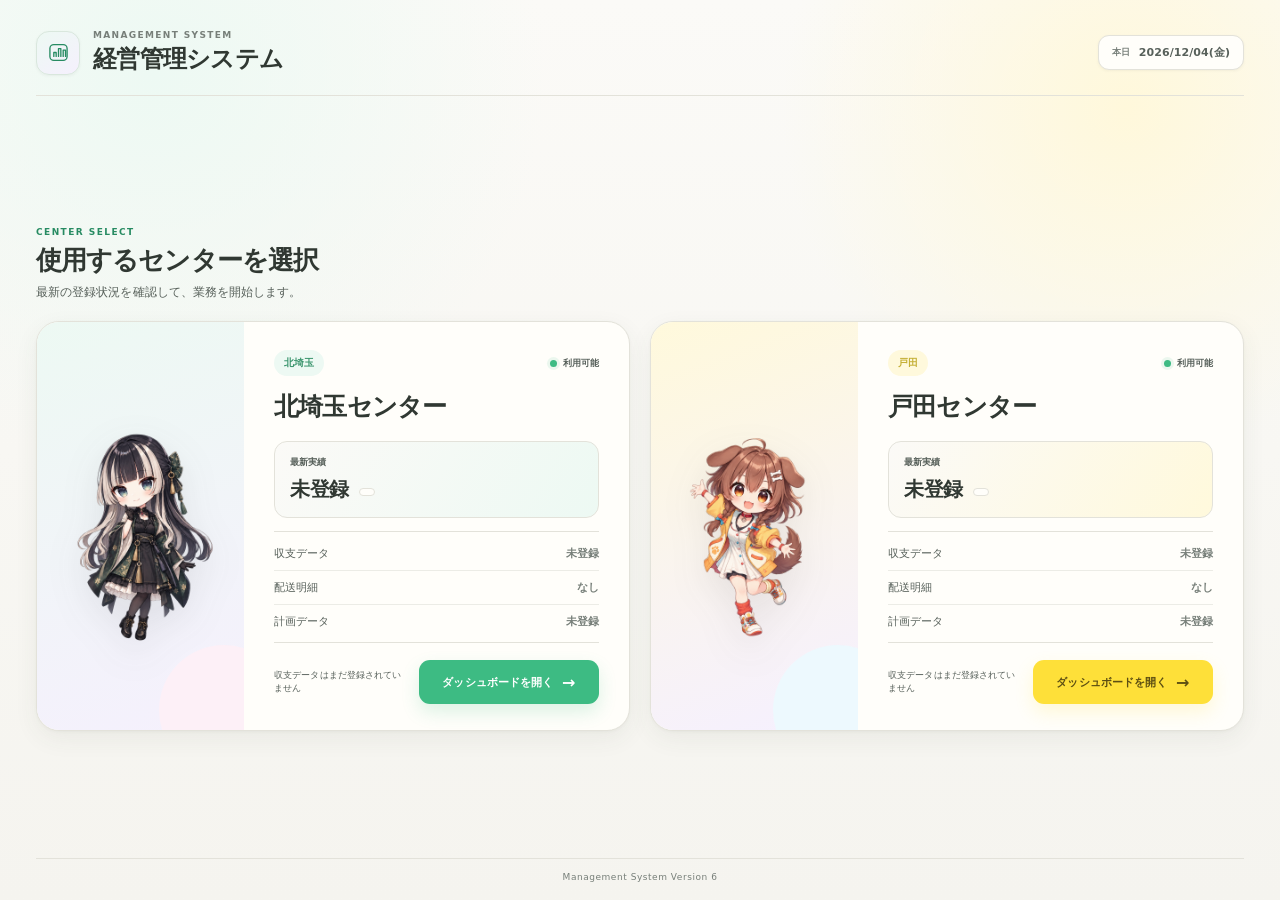
<file: index.html>
<!DOCTYPE html>
<html lang="ja">
<head>
<meta charset="UTF-8">
<meta name="viewport" content="width=device-width,initial-scale=1">
<title>経営管理システム｜センター選択</title>
<link rel="stylesheet" href="assets/css/landing.css">
<link rel="icon" href="data:image/svg+xml,%3Csvg xmlns='http://www.w3.org/2000/svg' viewBox='0 0 64 64'%3E%3Crect width='64' height='64' rx='18' fill='%237cab55'/%3E%3Cpath d='M18 18h28v28H18z' fill='none' stroke='white' stroke-width='4'/%3E%3Cpath d='M23 39V31h5v8m4 0V25h5v14m4 0V28h5v11' stroke='white' stroke-width='4'/%3E%3C/svg%3E">
</head>
<body>
<main class="landing-main">
  <header class="landing-header">
    <div class="brand-line">
      <div class="brand-mark" aria-hidden="true">
        <svg viewBox="0 0 32 32"><rect x="5" y="6" width="22" height="20" rx="5"/><path d="M10 21v-5h3v5m3 0V11h3v10m3 0v-8h3v8"/></svg>
      </div>
      <div>
        <div class="brand-kicker">MANAGEMENT SYSTEM</div>
        <h1>経営管理システム</h1>
      </div>
    </div>
    <div class="header-date" aria-label="本日の日付"><span>本日</span><strong id="today-label">----</strong></div>
  </header>

  <section class="selection-area" aria-labelledby="center-select-title">
    <div class="section-heading">
      <span class="section-kicker">CENTER SELECT</span>
      <h2 id="center-select-title">使用するセンターを選択</h2>
      <p>最新の登録状況を確認して、業務を開始します。</p>
    </div>

    <div class="center-grid">
      <a class="center-card center-card--kitasaitama" href="center.html?c=kitasaitama" aria-label="北埼玉センターを開く" data-center="kitasaitama">
        <div class="character-stage" aria-hidden="true">
          <img class="center-character" src="assets/images/centers/center-kitasaitama-character.webp" alt="" loading="eager" decoding="async">
        </div>
        <div class="center-content">
          <div class="center-title-row"><span class="center-tag">北埼玉</span><span class="center-ready"><i></i>利用可能</span></div>
          <h3>北埼玉センター</h3>
          <div class="latest-block">
            <span class="info-label">最新実績</span>
            <strong class="latest-period" data-role="latest-period">確認中</strong>
            <span class="latest-kind" data-role="latest-kind"></span>
          </div>
          <div class="data-status" aria-label="データ登録状況">
            <div><span>収支データ</span><b data-role="pl-status">確認中</b></div>
            <div><span>配送明細</span><b data-role="delivery-status">確認中</b></div>
            <div><span>計画データ</span><b data-role="plan-status">確認中</b></div>
          </div>
          <div class="card-bottom"><span class="updated" data-role="updated">登録状況を確認しています</span><span class="center-action">ダッシュボードを開く <b>→</b></span></div>
        </div>
      </a>

      <a class="center-card center-card--toda" href="center.html?c=toda" aria-label="戸田センターを開く" data-center="toda">
        <div class="character-stage" aria-hidden="true">
          <img class="center-character" src="assets/images/centers/center-toda-character.webp" alt="" loading="eager" decoding="async">
        </div>
        <div class="center-content">
          <div class="center-title-row"><span class="center-tag">戸田</span><span class="center-ready"><i></i>利用可能</span></div>
          <h3>戸田センター</h3>
          <div class="latest-block">
            <span class="info-label">最新実績</span>
            <strong class="latest-period" data-role="latest-period">確認中</strong>
            <span class="latest-kind" data-role="latest-kind"></span>
          </div>
          <div class="data-status" aria-label="データ登録状況">
            <div><span>収支データ</span><b data-role="pl-status">確認中</b></div>
            <div><span>配送明細</span><b data-role="delivery-status">確認中</b></div>
            <div><span>計画データ</span><b data-role="plan-status">確認中</b></div>
          </div>
          <div class="card-bottom"><span class="updated" data-role="updated">登録状況を確認しています</span><span class="center-action">ダッシュボードを開く <b>→</b></span></div>
        </div>
      </a>
    </div>
  </section>

  <footer class="landing-footer"><span>Management System Version 6</span></footer>
</main>
<script>
(() => {
  const today = document.getElementById('today-label');
  if (today) today.textContent = new Intl.DateTimeFormat('ja-JP',{year:'numeric',month:'2-digit',day:'2-digit',weekday:'short'}).format(new Date());

  const read = (center, key) => {
    try { const raw = localStorage.getItem(`mgmt5_${center}_${key}`); return raw ? JSON.parse(raw) : null; }
    catch (_) { return null; }
  };
  const ymLabel = ym => /^\d{6}$/.test(String(ym||'')) ? `${String(ym).slice(0,4)}年${Number(String(ym).slice(4,6))}月` : null;
  const typeLabel = type => type === 'confirmed' ? '確定' : type === 'daily' || type === 'preliminary' ? '速報' : '';
  const fyFromYm = ym => { const y=Number(String(ym).slice(0,4)),m=Number(String(ym).slice(4,6)); return y-(m<4?1:0); };
  const fmtUpdated = value => {
    if (!value) return null;
    const d = new Date(value); if (Number.isNaN(d.getTime())) return null;
    return `最終更新 ${new Intl.DateTimeFormat('ja-JP',{month:'numeric',day:'numeric',hour:'2-digit',minute:'2-digit'}).format(d)}`;
  };

  document.querySelectorAll('.center-card[data-center]').forEach(card => {
    const center = card.dataset.center;
    const datasets = read(center,'dataset_index');
    const delivery = read(center,'field_product_index');
    const plan = read(center,'planData');
    const dsList = Array.isArray(datasets) ? datasets.filter(x=>x&&x.ym) : [];
    const latestYm = dsList.reduce((max,x)=>String(x.ym)>max?String(x.ym):max,'');
    const latestCandidates = dsList.filter(x=>String(x.ym)===latestYm);
    const latest = latestCandidates.find(x=>x.type==='confirmed') || latestCandidates[latestCandidates.length-1] || null;
    const deliveryList = Array.isArray(delivery) ? delivery.filter(x=>x&&x.ym) : [];
    const targetFy = latestYm ? fyFromYm(latestYm) : null;
    const planRows = targetFy != null && plan && typeof plan==='object' ? (plan[String(targetFy)]?.rows || plan[targetFy]?.rows) : null;
    const hasPlan = !!(planRows && typeof planRows==='object' && Object.keys(planRows).length);

    const periodEl=card.querySelector('[data-role="latest-period"]'), kindEl=card.querySelector('[data-role="latest-kind"]');
    const plEl=card.querySelector('[data-role="pl-status"]'), deliveryEl=card.querySelector('[data-role="delivery-status"]'), planEl=card.querySelector('[data-role="plan-status"]'), updatedEl=card.querySelector('[data-role="updated"]');
    if (latest) {
      periodEl.textContent=ymLabel(latest.ym)||String(latest.ym); kindEl.textContent=typeLabel(latest.type); plEl.textContent='登録済'; plEl.className='status-ok';
      const upd=fmtUpdated(latest.importedAt); updatedEl.textContent=upd||'最新データを登録済';
    } else {
      periodEl.textContent='未登録'; kindEl.textContent=''; plEl.textContent='未登録'; plEl.className='status-muted'; updatedEl.textContent='収支データはまだ登録されていません';
    }
    const hasDelivery = latestYm ? deliveryList.some(x=>String(x.ym)===latestYm) : deliveryList.length>0;
    deliveryEl.textContent=hasDelivery?'あり':'なし'; deliveryEl.className=hasDelivery?'status-ok':'status-muted';
    planEl.textContent=hasPlan?'登録済':'未登録'; planEl.className=hasPlan?'status-ok':'status-muted';
  });
})();
</script>
</body>
</html>
</file>
<file: assets/css/landing.css>
@import url('./foundation/base.css');
/* D4 center selection — same product, different center personality */
html,body{margin:0;min-height:100%;font-family:"Yu Gothic UI","Yu Gothic","Meiryo",system-ui,sans-serif;color:var(--text);background:var(--bg)}body{display:block;height:auto;overflow:auto;background:radial-gradient(circle at 12% 8%,#edf9f3 0,transparent 28%),radial-gradient(circle at 88% 12%,#fff8db 0,transparent 25%),linear-gradient(180deg,#fbfaf7 0%,#f5f4ef 100%)}a{color:inherit}.landing-main{min-height:100vh;width:min(1320px,calc(100% - 72px));margin:0 auto;padding:30px 0 18px;display:flex;flex-direction:column}.landing-header{display:flex;align-items:center;justify-content:space-between;gap:28px;padding-bottom:20px;border-bottom:1px solid var(--border)}.brand-line{display:flex;align-items:center;gap:13px}.brand-mark{width:44px;height:44px;border-radius:13px;display:grid;place-items:center;background:linear-gradient(145deg,#edf9f3,#f5f0fd);border:1px solid #d9e7dd;box-shadow:var(--shadow-sm)}.brand-mark svg{width:25px;height:25px;fill:none;stroke:#278b62;stroke-width:1.7;stroke-linecap:round;stroke-linejoin:round}.brand-kicker{font-size:9px;letter-spacing:.15em;font-weight:900;color:var(--text3)}.landing-header h1{margin:3px 0 0;font-size:24px;letter-spacing:-.03em}.header-date{display:flex;align-items:center;gap:9px;border:1px solid var(--border);background:#fffefa;border-radius:11px;padding:9px 13px;box-shadow:var(--shadow-sm)}.header-date span{font-size:9px;color:var(--text3);font-weight:800}.header-date strong{font-size:11px;color:var(--text2)}
.selection-area{width:100%;margin:auto 0;padding:34px 0 30px}.section-heading{text-align:left;margin-bottom:20px}.section-kicker{display:block;font-size:9px;letter-spacing:.16em;font-weight:900;color:#278b62;margin-bottom:6px}.section-heading h2{font-size:26px;letter-spacing:-.035em;margin:0 0 6px}.section-heading p{font-size:12px;color:var(--text2);margin:0}.center-grid{display:grid;grid-template-columns:repeat(2,minmax(0,1fr));gap:20px}.center-card{min-height:390px;text-decoration:none;border-radius:var(--radius-xl);border:1px solid var(--border);background:#fffefa;box-shadow:var(--shadow);display:grid;grid-template-columns:minmax(190px,35%) 1fr;align-items:stretch;position:relative;overflow:hidden;transition:transform .18s,box-shadow .18s,border-color .18s}.center-card:hover{transform:translateY(-3px);box-shadow:var(--shadow-lg);border-color:color-mix(in srgb,var(--accent) 35%,var(--border))}.character-stage{min-height:390px;display:grid;place-items:center;padding:18px;position:relative;overflow:hidden;background:linear-gradient(160deg,var(--accent-soft),var(--accent-soft-2))}.character-stage:after{content:"";position:absolute;width:130px;height:130px;border-radius:50%;right:-45px;bottom:-45px;background:var(--accent-soft-3)}
.center-card--kitasaitama{--accent:#3DBB83;--accent-2:#A77BE8;--accent-3:#E63291;--accent-4:#F9E03C;--accent-soft:#edf9f3;--accent-soft-2:#f5f0fd;--accent-soft-3:#fdf0f7}.center-card--toda{--accent:#FEE039;--accent-2:#B190FC;--accent-3:#43BFEF;--accent-4:#C71E3E;--accent-soft:#fff9dc;--accent-soft-2:#f5f0ff;--accent-soft-3:#edf9fe}
.center-character{position:relative;z-index:1;width:100%;height:86%;object-fit:contain;object-position:center;transform:translateY(-7px);filter:drop-shadow(0 13px 18px rgba(57,63,56,.10));transition:transform .18s}.center-card:hover .center-character{transform:translateY(-9px) scale(1.01)}.center-content{padding:28px 30px 26px;display:flex;flex-direction:column}.center-title-row{display:flex;align-items:center;justify-content:space-between;gap:12px}.center-tag{font-size:10px;font-weight:900;padding:6px 10px;border-radius:999px;background:var(--accent-soft);color:color-mix(in srgb,var(--accent) 72%,#333)}.center-ready{font-size:9px;font-weight:800;color:var(--text2);display:flex;align-items:center;gap:6px}.center-ready i{width:7px;height:7px;border-radius:50%;background:#3DBB83;box-shadow:0 0 0 3px rgba(61,187,131,.1)}.center-content h3{font-size:25px;letter-spacing:-.035em;margin:14px 0 18px}.latest-block{border-radius:13px;padding:14px 15px;display:grid;grid-template-columns:auto 1fr auto;align-items:baseline;gap:7px 11px;background:linear-gradient(120deg,#fbfaf7,var(--accent-soft));border:1px solid var(--border)}.info-label{grid-column:1/-1;font-size:9px;font-weight:900;color:var(--text2)}.latest-period{font-size:20px;letter-spacing:-.03em}.latest-kind{justify-self:start;font-size:9px;font-weight:900;padding:3px 7px;border-radius:999px;background:#fffefa;color:var(--text2);border:1px solid var(--border)}.data-status{margin-top:13px;border-top:1px solid var(--border);border-bottom:1px solid var(--border);padding:4px 0}.data-status div{display:flex;align-items:center;justify-content:space-between;gap:16px;min-height:34px;font-size:11px}.data-status div+div{border-top:1px solid #ecece6}.data-status span{color:var(--text2)}.data-status b{font-size:11px}.status-ok{color:var(--good)}.status-muted{color:var(--text3)}.card-bottom{margin-top:auto;padding-top:17px;display:flex;align-items:center;justify-content:space-between;gap:16px}.updated{font-size:9px;color:var(--text2);line-height:1.5;max-width:170px}.center-action{min-width:180px;height:44px;border-radius:11px;color:#fff;background:var(--accent);display:flex;align-items:center;justify-content:center;gap:9px;font-size:11px;font-weight:900;box-shadow:0 8px 18px color-mix(in srgb,var(--accent) 18%,transparent);transition:transform .16s}.center-card--toda .center-action{color:#5c4e12}.center-card:hover .center-action{transform:translateX(2px)}.center-action b{font-size:16px}.landing-footer{display:flex;justify-content:center;padding-top:13px;border-top:1px solid var(--border);font-size:9px;letter-spacing:.06em;color:var(--text3)}
@media(max-width:1050px){.landing-main{width:min(820px,calc(100% - 40px))}.center-grid{grid-template-columns:1fr}.center-card,.character-stage{min-height:370px}.selection-area{padding:30px 0}}@media(max-width:620px){.landing-main{width:calc(100% - 28px);padding-top:20px}.landing-header{align-items:flex-start}.brand-kicker,.header-date span{display:none}.brand-mark{width:40px;height:40px}.landing-header h1{font-size:19px}.section-heading h2{font-size:23px}.center-card{grid-template-columns:1fr;min-height:0}.character-stage{min-height:220px;padding:12px 18px}.center-character{height:195px;transform:translateY(-3px)}.center-content{padding:22px}.center-content h3{font-size:23px}.card-bottom{align-items:flex-end}.center-action{min-width:155px}.updated{max-width:120px}}
</file>
